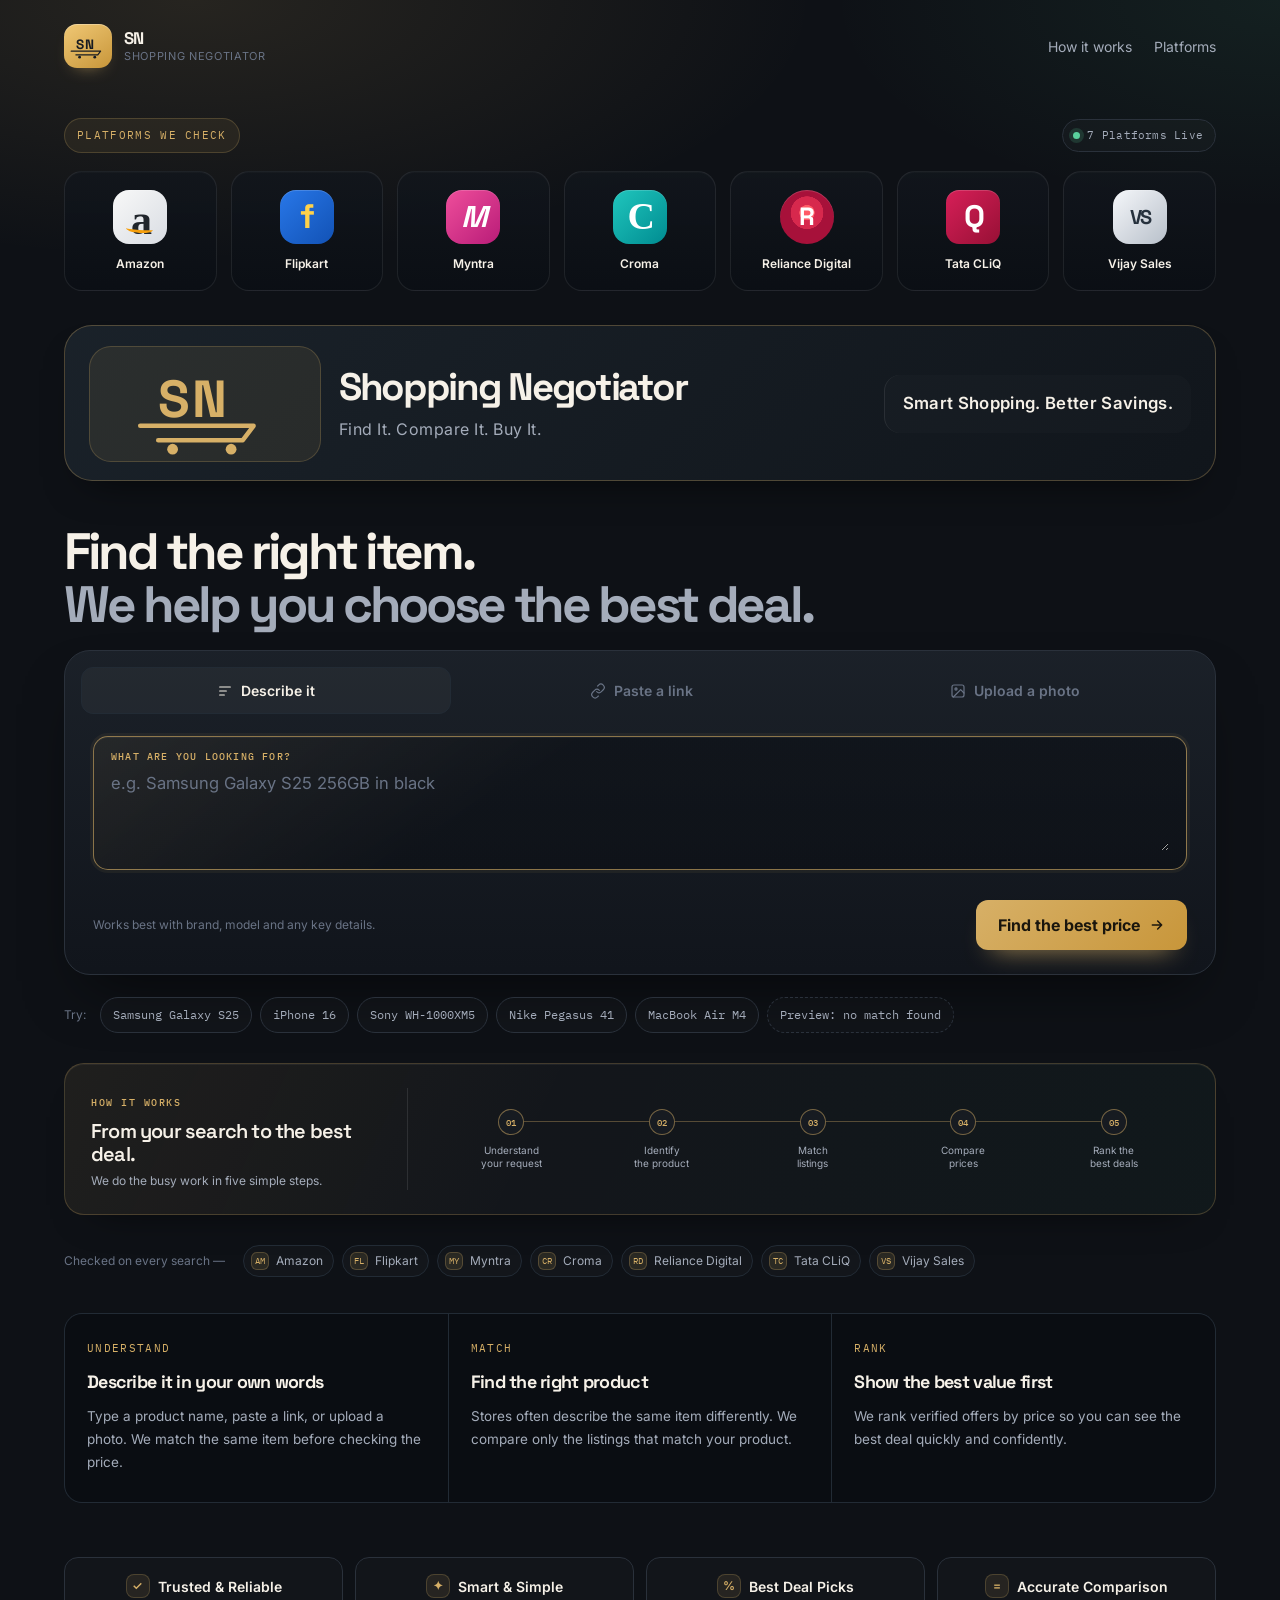
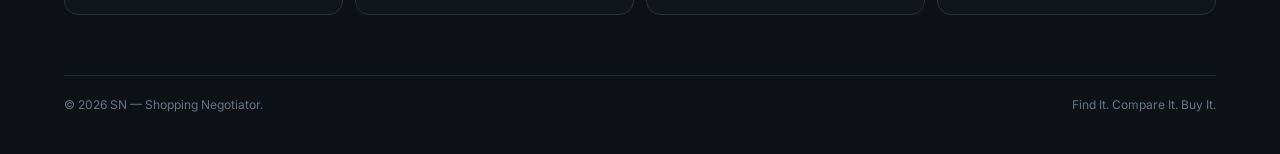
<file: Shopping negotiater/Frontend/index.html>
<!DOCTYPE html>
<html lang="en">
<head>
<meta charset="UTF-8">
<meta name="viewport" content="width=device-width, initial-scale=1.0">
<title>SN — Shopping Negotiator</title>
<link rel="preconnect" href="https://fonts.googleapis.com">
<link rel="preconnect" href="https://fonts.gstatic.com" crossorigin>
<link href="https://fonts.googleapis.com/css2?family=Space+Grotesk:wght@500;600;700&family=Inter:wght@400;500;600;700&family=IBM+Plex+Mono:wght@400;500;600&display=swap" rel="stylesheet">
<link rel="stylesheet" href="css/style.css?v=5">
</head>
<body>
<div class="app">

  <header class="topbar">
    <a class="brand" href="index.html" aria-label="SN home">
      <span class="mark">
        <svg class="sn-logo" viewBox="0 0 180 120" aria-hidden="true">
          <text x="38" y="72">S</text>
          <text x="75" y="72">N</text>
          <path d="M18 82h126l-12 16H38" />
          <circle cx="54" cy="108" r="6" />
          <circle cx="119" cy="108" r="6" />
        </svg>
      </span>
      <div class="brand-text">
        <span class="brand-name">SN</span>
        <small>Shopping Negotiator</small>
      </div>
    </a>
    <nav>
      <a href="#how">How it works</a>
      <a href="#platforms">Platforms</a>
    </nav>
  </header>

  <main>
    <section class="platforms-panel" id="platforms" aria-labelledby="platforms-title">
      <div class="panel-header">
        <span id="platforms-title" class="section-kicker">PLATFORMS WE CHECK</span>
        <span class="live-pill"><span class="live-dot"></span>7 Platforms Live</span>
      </div>

      <div class="platform-grid" aria-label="Shopping platforms we compare">
        <article class="platform-card amazon">
          <span class="platform-icon">a</span>
          <span class="platform-name">Amazon</span>
        </article>
        <article class="platform-card flipkart">
          <span class="platform-icon">f</span>
          <span class="platform-name">Flipkart</span>
        </article>
        <article class="platform-card myntra">
          <span class="platform-icon">M</span>
          <span class="platform-name">Myntra</span>
        </article>
        <article class="platform-card croma">
          <span class="platform-icon">C</span>
          <span class="platform-name">Croma</span>
        </article>
        <article class="platform-card reliance">
          <span class="platform-icon">R</span>
          <span class="platform-name">Reliance Digital</span>
        </article>
        <article class="platform-card tatacliq">
          <span class="platform-icon">Q</span>
          <span class="platform-name">Tata CLiQ</span>
        </article>
        <article class="platform-card vijay">
          <span class="platform-icon">VS</span>
          <span class="platform-name">Vijay Sales</span>
        </article>
      </div>
    </section>

    <section class="brand-banner" aria-label="Shopping Negotiator brand banner">
      <div class="brand-lockup">
        <div class="sn-mark" aria-hidden="true">
          <svg class="sn-logo" viewBox="0 0 180 120">
            <text x="38" y="72">S</text>
            <text x="75" y="72">N</text>
            <path d="M18 82h126l-12 16H38" />
            <circle cx="54" cy="108" r="6" />
            <circle cx="119" cy="108" r="6" />
          </svg>
        </div>
        <div class="brand-copy">
          <h2>Shopping Negotiator</h2>
          <p>Find It. Compare It. Buy It.</p>
        </div>
      </div>
      <div class="tagline-panel">
        <p id="tagline-text">Smart, quick, and easy.</p>
      </div>
    </section>

    <section class="hero" aria-labelledby="search-heading">
      <div class="section-heading">
        <h1 id="search-heading">Find the right item.<br><span>We help you choose the best deal.</span></h1>
      </div>

      <div class="console-card">
        <div class="tabbar" role="tablist" aria-label="Choose how to describe the product">
          <button class="tab-btn" role="tab" id="tab-text" aria-selected="true" aria-controls="panel-text" data-tab="text">
            <svg viewBox="0 0 24 24" fill="none" stroke="currentColor" stroke-width="1.8" stroke-linecap="round" stroke-linejoin="round"><path d="M4 6h16M4 12h10M4 18h7"/></svg>
            Describe it
          </button>
          <button class="tab-btn" role="tab" id="tab-link" aria-selected="false" aria-controls="panel-link" data-tab="link">
            <svg viewBox="0 0 24 24" fill="none" stroke="currentColor" stroke-width="1.8" stroke-linecap="round" stroke-linejoin="round"><path d="M10 13a5 5 0 0 0 7.07 0l2.83-2.83a5 5 0 0 0-7.07-7.07L11.5 4.5"/><path d="M14 11a5 5 0 0 0-7.07 0L4.1 13.83a5 5 0 0 0 7.07 7.07l1.36-1.36"/></svg>
            Paste a link
          </button>
          <button class="tab-btn" role="tab" id="tab-image" aria-selected="false" aria-controls="panel-image" data-tab="image">
            <svg viewBox="0 0 24 24" fill="none" stroke="currentColor" stroke-width="1.8" stroke-linecap="round" stroke-linejoin="round"><rect x="3" y="3" width="18" height="18" rx="3"/><circle cx="9" cy="9" r="1.6"/><path d="M21 15l-5-5L5 21"/></svg>
            Upload a photo
          </button>
        </div>

        <div class="tab-panel active" id="panel-text" role="tabpanel" aria-labelledby="tab-text">
          <div class="input-frame">
            <span class="input-label">What are you looking for?</span>
            <textarea id="text-input" placeholder="e.g. Samsung Galaxy S25 256GB in black" aria-label="Describe the product you want"></textarea>
          </div>
        </div>

        <div class="tab-panel" id="panel-link" role="tabpanel" aria-labelledby="tab-link">
          <div class="link-row">
            <svg viewBox="0 0 24 24" fill="none" stroke="currentColor" stroke-width="1.8" stroke-linecap="round" stroke-linejoin="round"><path d="M10 13a5 5 0 0 0 7.07 0l2.83-2.83a5 5 0 0 0-7.07-7.07L11.5 4.5"/><path d="M14 11a5 5 0 0 0-7.07 0L4.1 13.83a5 5 0 0 0 7.07 7.07l1.36-1.36"/></svg>
            <input id="link-input" type="url" placeholder="Paste a product URL from any shopping site" aria-label="Product URL">
          </div>
        </div>

        <div class="tab-panel" id="panel-image" role="tabpanel" aria-labelledby="tab-image">
          <div class="dropzone" id="dropzone" tabindex="0" role="button" aria-label="Upload a product photo">
            <svg viewBox="0 0 24 24" fill="none" stroke="currentColor" stroke-width="1.6" stroke-linecap="round" stroke-linejoin="round"><path d="M12 16V4M12 4l-4 4M12 4l4 4"/><path d="M20 16.5v2A2.5 2.5 0 0 1 17.5 21h-11A2.5 2.5 0 0 1 4 18.5v-2"/></svg>
            <p>Drop a product photo, or click to browse</p>
            <span>JPG, PNG — screenshots work too</span>
            <input type="file" id="file-input" accept="image/*">
          </div>
          <div class="upload-preview" id="upload-preview" style="display:none; margin-top:12px;">
            <img id="preview-img" alt="">
            <div class="meta"><p id="preview-name"></p><small id="preview-size"></small></div>
            <button type="button" id="preview-remove" aria-label="Remove image"><svg viewBox="0 0 24 24" width="16" height="16" fill="none" stroke="currentColor" stroke-width="2" stroke-linecap="round"><path d="M18 6L6 18M6 6l12 12"/></svg></button>
          </div>
        </div>

        <div class="console-footer">
          <span class="field-hint" id="field-hint">Works best with brand, model and any key details.</span>
          <button class="submit-btn" id="submit-btn">
            Find the best price
            <svg viewBox="0 0 24 24" fill="none" stroke="currentColor" stroke-width="2.2" stroke-linecap="round" stroke-linejoin="round"><path d="M5 12h14M13 6l6 6-6 6"/></svg>
          </button>
        </div>
      </div>

      <div class="chips-row">
        <span class="chips-label">Try:</span>
        <button class="chip" data-example="Samsung Galaxy S25 256GB Black">Samsung Galaxy S25</button>
        <button class="chip" data-example="Apple iPhone 16 128GB Blue">iPhone 16</button>
        <button class="chip" data-example="Sony WH-1000XM5 wireless headphones">Sony WH-1000XM5</button>
        <button class="chip" data-example="Nike Air Zoom Pegasus 41 running shoes">Nike Pegasus 41</button>
        <button class="chip" data-example="Apple MacBook Air M4 13 inch">MacBook Air M4</button>
        <button class="chip ghost" id="demo-error-btn">Preview: no match found</button>
      </div>

      <div class="process-banner" id="how" aria-label="How Shopping Negotiator works">
        <div class="process-intro">
          <span class="process-kicker">HOW IT WORKS</span>
          <h2>From your search to the best deal.</h2>
          <p>We do the busy work in five simple steps.</p>
        </div>
        <div class="process-rail">
          <span class="rail-step"><b>01</b><span>Understand<br>your request</span></span>
          <span class="rail-step"><b>02</b><span>Identify<br>the product</span></span>
          <span class="rail-step"><b>03</b><span>Match<br>listings</span></span>
          <span class="rail-step"><b>04</b><span>Compare<br>prices</span></span>
          <span class="rail-step"><b>05</b><span>Rank the<br>best deals</span></span>
        </div>
      </div>

      <div class="trust-strip" id="platforms-checked">
        <span class="label">Checked on every search —</span>
        <div class="platform-badges" id="platform-badges"></div>
      </div>

      <div class="value-grid">
        <div class="value-cell">
          <div class="vnum">UNDERSTAND</div>
          <h3>Describe it in your own words</h3>
          <p>Type a product name, paste a link, or upload a photo. We match the same item before checking the price.</p>
        </div>
        <div class="value-cell">
          <div class="vnum">MATCH</div>
          <h3>Find the right product</h3>
          <p>Stores often describe the same item differently. We compare only the listings that match your product.</p>
        </div>
        <div class="value-cell">
          <div class="vnum">RANK</div>
          <h3>Show the best value first</h3>
          <p>We rank verified offers by price so you can see the best deal quickly and confidently.</p>
        </div>
      </div>
    </section>

    <section class="feature-strip" aria-label="SN trust features">
      <div class="feature-item"><span class="feature-icon">✓</span>Trusted &amp; Reliable</div>
      <div class="feature-item"><span class="feature-icon">✦</span>Smart &amp; Simple</div>
      <div class="feature-item"><span class="feature-icon">%</span>Best Deal Picks</div>
      <div class="feature-item"><span class="feature-icon">=</span>Accurate Comparison</div>
    </section>
  </main>

  <footer class="site-footer">
    <span>© 2026 SN — Shopping Negotiator.</span>
    <span>Find It. Compare It. Buy It.</span>
  </footer>
</div>

<script src="js/main.js"></script>
</body>
</html>
</file>
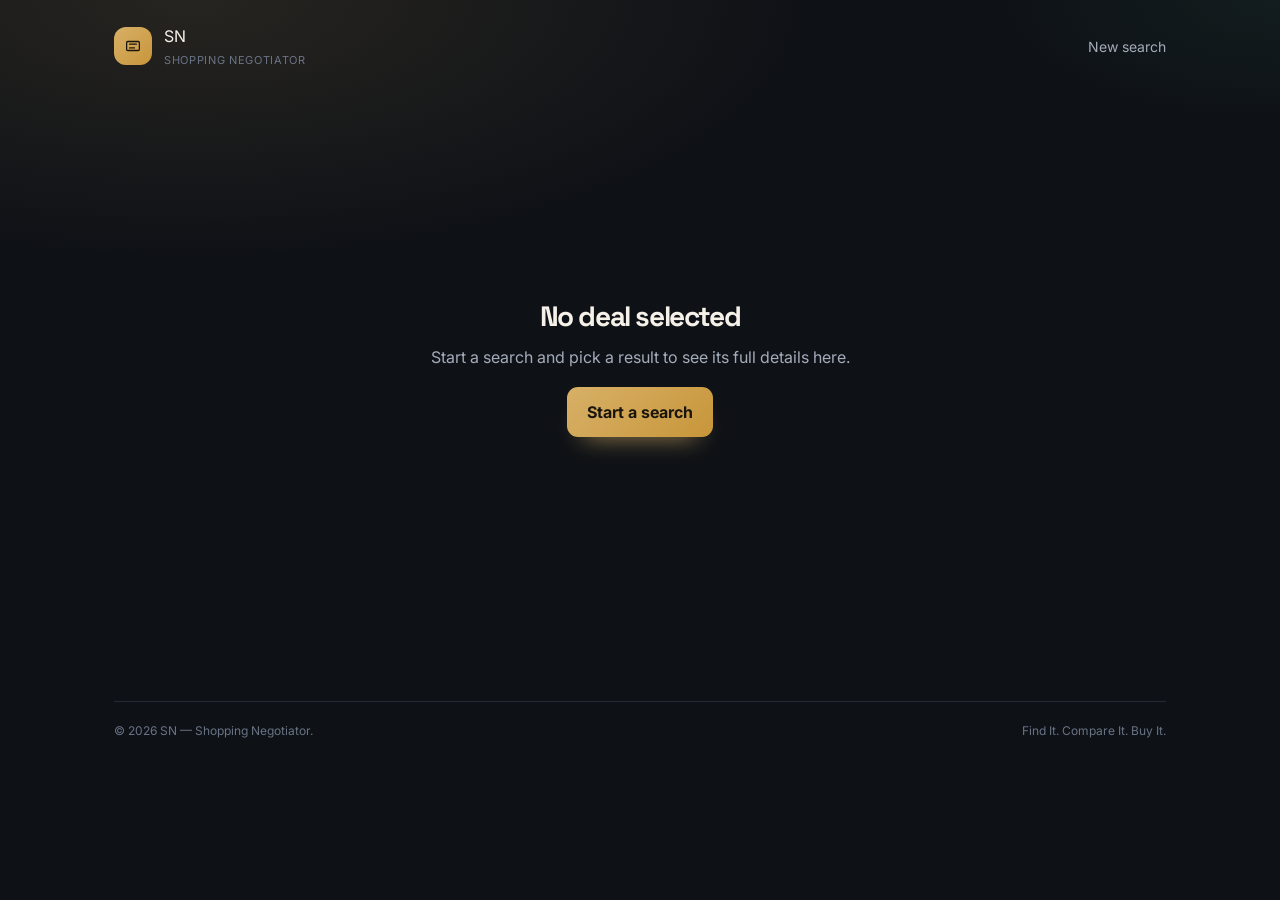
<file: Shopping negotiater/Frontend/product.html>
<!DOCTYPE html>
<html lang="en">
<head>
<meta charset="UTF-8">
<meta name="viewport" content="width=device-width, initial-scale=1.0">
<title>Deal details — SN</title>
<link rel="preconnect" href="https://fonts.googleapis.com">
<link rel="preconnect" href="https://fonts.gstatic.com" crossorigin>
<link href="https://fonts.googleapis.com/css2?family=Space+Grotesk:wght@500;600;700&family=Inter:wght@400;500;600;700&family=IBM+Plex+Mono:wght@400;500;600&display=swap" rel="stylesheet">
<link rel="stylesheet" href="css/product.css">
</head>
<body>
<div class="app">

  <header class="topbar">
    <a class="brand" href="index.html">
      <span class="mark">
        <svg viewBox="0 0 24 24" fill="none" aria-hidden="true">
          <path d="M3.5 7.5A1.5 1.5 0 0 1 5 6h14a1.5 1.5 0 0 1 1.5 1.5v9A1.5 1.5 0 0 1 19 18H5a1.5 1.5 0 0 1-1.5-1.5v-9z" stroke="currentColor" stroke-width="1.7"/>
          <path d="M7.5 9.5h9M7.5 14.5h6.5" stroke="currentColor" stroke-width="1.7" stroke-linecap="round"/>
        </svg>
      </span>
      <div><div>SN<small>Shopping Negotiator</small></div></div>
    </a>
    <nav>
      <a href="index.html">New search</a>
    </nav>
  </header>

  <!-- ================= EMPTY STATE (no deal selected / direct visit) ================= -->
  <main class="view empty-view" id="view-empty">
    <h2>No deal selected</h2>
    <p>Start a search and pick a result to see its full details here.</p>
    <a class="submit-btn" href="index.html">Start a search</a>
  </main>

  <!-- ================= PRODUCT / DEAL DETAIL ================= -->
  <main class="view" id="view-product">
    <section class="product-view">
      <button class="breadcrumb-btn" id="back-to-results"><svg viewBox="0 0 24 24" fill="none" stroke="currentColor" stroke-width="2" stroke-linecap="round"><path d="M19 12H5M12 19l-7-7 7-7"/></svg>Back to results</button>

      <div class="detail-hero" id="detail-hero"></div>
      <div class="info-grid" id="info-grid"></div>

      <div class="compare-heading">
        <h3>Compare with other platforms</h3>
        <span id="compare-count"></span>
      </div>
      <div id="compare-list"></div>

      <div class="product-footnote">
        <svg viewBox="0 0 24 24" fill="none" stroke="currentColor" stroke-width="1.8" stroke-linecap="round" stroke-linejoin="round"><circle cx="12" cy="12" r="9"/><path d="M12 16v-5M12 8h.01"/></svg>
        <span>Demo project — prices, ratings and delivery estimates shown are illustrative sample data, not live quotes.</span>
      </div>
    </section>
  </main>

  <footer class="site-footer">
    <span>© 2026 SN — Shopping Negotiator.</span>
    <span>Find It. Compare It. Buy It.</span>
  </footer>
</div>

<script src="js/product.js"></script>
</body>
</html>
</file>
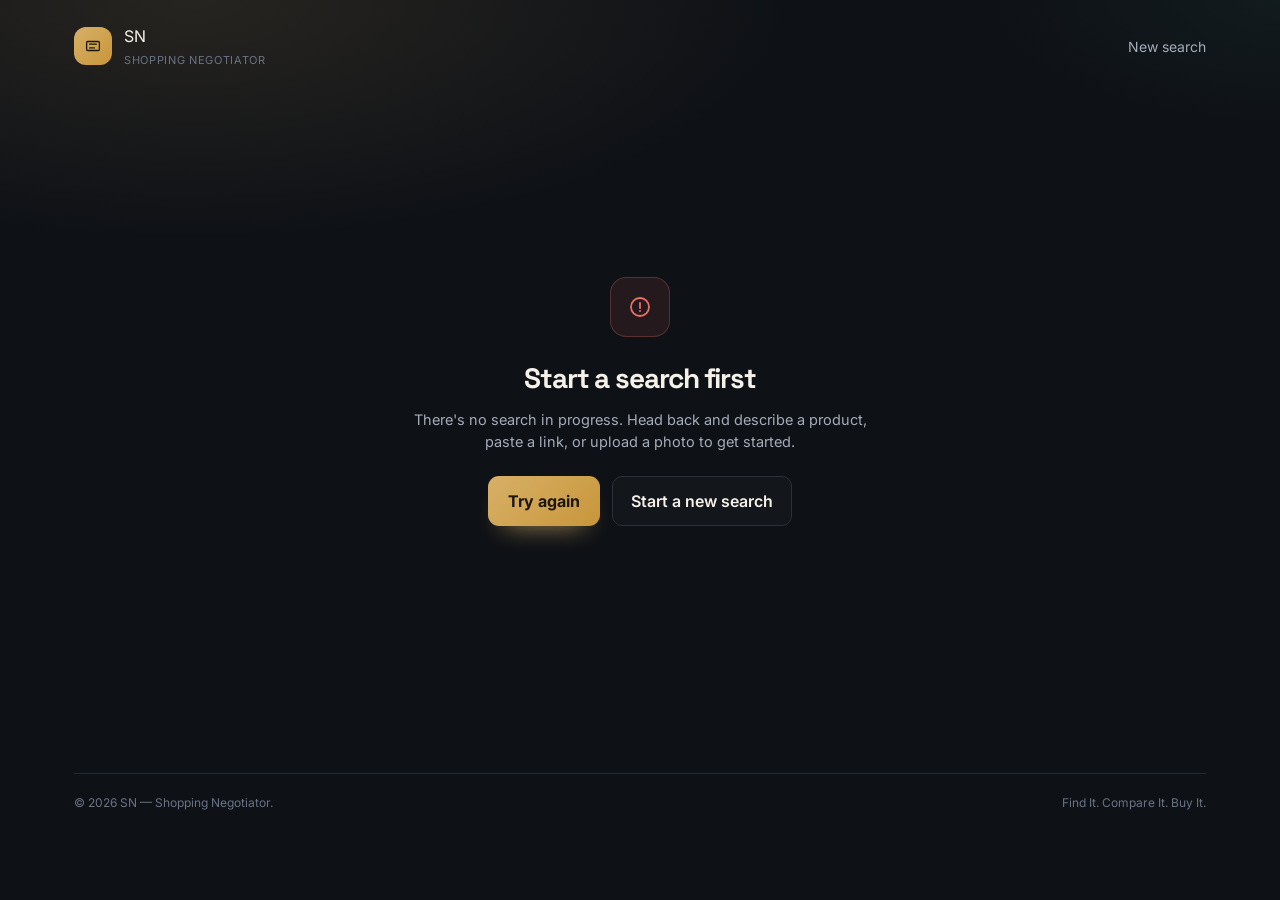
<file: Shopping negotiater/Frontend/results.html>
<!DOCTYPE html>
<html lang="en">
<head>
<meta charset="UTF-8">
<meta name="viewport" content="width=device-width, initial-scale=1.0">
<title>Searching — SN</title>
<link rel="preconnect" href="https://fonts.googleapis.com">
<link rel="preconnect" href="https://fonts.gstatic.com" crossorigin>
<link href="https://fonts.googleapis.com/css2?family=Space+Grotesk:wght@500;600;700&family=Inter:wght@400;500;600;700&family=IBM+Plex+Mono:wght@400;500;600&display=swap" rel="stylesheet">
<link rel="stylesheet" href="css/results.css">
</head>
<body>
<div class="app">

  <header class="topbar">
    <a class="brand" href="index.html">
      <span class="mark">
        <svg viewBox="0 0 24 24" fill="none" aria-hidden="true">
          <path d="M3.5 7.5A1.5 1.5 0 0 1 5 6h14a1.5 1.5 0 0 1 1.5 1.5v9A1.5 1.5 0 0 1 19 18H5a1.5 1.5 0 0 1-1.5-1.5v-9z" stroke="currentColor" stroke-width="1.7"/>
          <path d="M7.5 9.5h9M7.5 14.5h6.5" stroke="currentColor" stroke-width="1.7" stroke-linecap="round"/>
        </svg>
      </span>
      <div><div>SN<small>Shopping Negotiator</small></div></div>
    </a>
    <nav>
      <a href="index.html">New search</a>
    </nav>
  </header>

  <!-- ================= NEGOTIATION CONSOLE / LOADING STATE ================= -->
  <main class="view console-view" id="view-console">
    <button class="cancel-link" id="cancel-search"><svg viewBox="0 0 24 24" fill="none" stroke="currentColor" stroke-width="2" stroke-linecap="round"><path d="M19 12H5M12 19l-7-7 7-7"/></svg>Cancel search</button>

    <div class="stepper" id="stepper" role="list" aria-label="Search progress"></div>

    <p class="stage-message" id="stage-message" role="status" aria-live="polite">Understanding your request…</p>
    <p class="stage-sub" id="stage-sub">Parsing brand, model and specification</p>

    <div id="identified-chip-slot"></div>
    <div class="rows-panel" id="rows-panel"></div>
  </main>

  <!-- ================= ERROR / EMPTY STATE ================= -->
  <main class="view error-view" id="view-error">
    <div class="error-icon"><svg viewBox="0 0 24 24" fill="none" stroke="currentColor" stroke-width="1.8" stroke-linecap="round" stroke-linejoin="round"><circle cx="12" cy="12" r="9"/><path d="M12 8v5M12 16h.01"/></svg></div>
    <h2 id="error-title">No confident match found</h2>
    <p id="error-message">SN checked every connected platform but couldn't find a listing it's confident matches your request. Try adding a brand and model, or use a clearer photo.</p>
    <div class="error-actions">
      <button class="submit-btn" id="error-retry">Try again</button>
      <button class="btn-secondary" id="error-home">Start a new search</button>
    </div>
  </main>

  <!-- ================= RANKED RESULTS STATE ================= -->
  <main class="view" id="view-results">
    <section class="results-view">
      <div class="results-topbar">
        <button class="breadcrumb-btn" id="back-to-search"><svg viewBox="0 0 24 24" fill="none" stroke="currentColor" stroke-width="2" stroke-linecap="round"><path d="M19 12H5M12 19l-7-7 7-7"/></svg>Back</button>
        <button class="new-search-btn" id="new-search-btn"><svg viewBox="0 0 24 24" fill="none" stroke="currentColor" stroke-width="2" stroke-linecap="round" stroke-linejoin="round"><path d="M4 6h16M4 12h10M4 18h7"/></svg>New search</button>
      </div>

      <div class="identified-banner" id="identified-banner"></div>

      <div class="results-heading">
        <h3>Ranked results</h3>
        <span id="results-count"></span>
      </div>

      <div id="results-list"></div>

      <div class="results-footnote">
        <svg viewBox="0 0 24 24" fill="none" stroke="currentColor" stroke-width="1.8" stroke-linecap="round" stroke-linejoin="round"><circle cx="12" cy="12" r="9"/><path d="M12 16v-5M12 8h.01"/></svg>
        <span>Demo project — prices, ratings and delivery estimates shown are illustrative sample data, not live quotes.</span>
      </div>
    </section>
  </main>

  <footer class="site-footer">
    <span>© 2026 SN — Shopping Negotiator.</span>
    <span>Find It. Compare It. Buy It.</span>
  </footer>
</div>

<script src="js/results.js"></script>
</body>
</html>
</file>
<file: Shopping negotiater/Frontend/css/style.css>
/* =========================================================
   style.css — redesigned SN landing page
   ========================================================= */

:root{
  --bg:#0e1116;
  --bg-deep:#0a0d12;
  --panel:#171c23;
  --panel-alt:#1d2530;
  --panel-soft:#121821;
  --line:#2a313b;
  --line-soft:#222b35;
  --text:#f6f1e8;
  --text-muted:#a4acba;
  --text-faint:#697385;
  --gold:#d7b067;
  --gold-strong:#c8963a;
  --green:#59d39d;
  --red:#ea7064;
  --shadow:rgba(0, 0, 0, 0.45);
  --radius-sm:10px;
  --radius-md:16px;
  --radius-lg:26px;
  --font-display:'Space Grotesk', sans-serif;
  --font-body:'Inter', sans-serif;
  --font-mono:'IBM Plex Mono', monospace;
  --ease:cubic-bezier(.22,.9,.32,1);
}

*{ box-sizing:border-box; }
html,body{ margin:0; padding:0; }
body{
  background:
    radial-gradient(1200px 500px at 15% 0%, rgba(215,176,103,0.12), transparent 52%),
    radial-gradient(900px 420px at 100% 0%, rgba(89,211,157,0.08), transparent 50%),
    var(--bg);
  color:var(--text);
  font-family:var(--font-body);
  line-height:1.5;
  -webkit-font-smoothing:antialiased;
  min-height:100vh;
}
::selection{ background:rgba(215,176,103,0.35); color:var(--text); }
a{ color:inherit; }
button, input, textarea{ font:inherit; }
img{ max-width:100%; display:block; }

.app{ max-width:1200px; margin:0 auto; padding:0 24px 40px; }

.topbar{
  display:flex; align-items:center; justify-content:space-between;
  padding:24px 0 18px;
}
.brand{
  display:flex; align-items:center; gap:12px; text-decoration:none;
  color:var(--text);
}
.brand .mark{
  width:48px; height:44px; border-radius:13px;
  display:flex; align-items:center; justify-content:center;
  color:#171b22; background:linear-gradient(145deg, #f0c875, #c8963a);
  box-shadow:0 8px 18px -12px rgba(215,176,103,0.9), inset 0 1px 0 rgba(255,255,255,0.3);
  flex-shrink:0;
}
.brand .mark .sn-logo{ width:42px; height:38px; }
.sn-logo{ display:block; overflow:visible; }
.sn-logo text{ fill:#d7b067 !important; font-family:var(--font-display); font-size:58px; font-weight:700; letter-spacing:-4px; }
.sn-logo path{ fill:none; stroke:#d7b067; stroke-width:5; stroke-linecap:round; stroke-linejoin:round; }
.sn-logo circle{ fill:#d7b067; }
.brand .mark .sn-logo text{ fill:#171b22 !important; }
.brand .mark .sn-logo path{ stroke:#171b22; }
.brand .mark .sn-logo circle{ fill:#171b22; }
.brand-text{ display:flex; flex-direction:column; line-height:1; }
.brand-name{
  font-family:var(--font-display); font-weight:700; font-size:1.05rem; letter-spacing:-0.05em;
}
.brand small{
  display:block; margin-top:4px; color:var(--text-faint);
  font-size:11px; letter-spacing:0.06em; text-transform:uppercase;
  font-family:var(--font-body);
}
.topbar nav{ display:flex; align-items:center; gap:22px; color:var(--text-muted); font-size:14px; }
.topbar nav a{ text-decoration:none; color:var(--text-muted); }
.topbar nav a:hover{ color:var(--text); }
.live-pill{
  display:inline-flex; align-items:center; gap:7px; border:1px solid var(--line);
  background:rgba(255,255,255,0.02); border-radius:999px; padding:7px 12px 7px 10px;
  font-family:var(--font-mono); font-size:11px; color:var(--text-muted); letter-spacing:0.02em;
}
.live-dot{ width:7px; height:7px; border-radius:50%; background:var(--green); box-shadow:0 0 0 4px rgba(89,211,157,0.16); }

.section-kicker{
  display:inline-flex; align-items:center; font-family:var(--font-mono); font-size:11px; letter-spacing:0.12em;
  color:var(--gold); background:rgba(215,176,103,0.08); border:1px solid rgba(215,176,103,0.22);
  padding:8px 12px; border-radius:999px;
}

.platforms-panel{
  margin-top:10px; padding:22px 0 0;
}
.panel-header{
  display:flex; align-items:center; justify-content:space-between; gap:16px; margin-bottom:18px;
}
.platform-grid{
  display:grid; grid-template-columns:repeat(7, minmax(0, 1fr)); gap:14px;
}
.platform-card{
  display:flex; flex-direction:column; align-items:center; justify-content:center; gap:12px;
  min-height:120px; padding:18px 12px; background:linear-gradient(180deg, rgba(18,22,28,0.94), rgba(11,15,21,0.98));
  border:1px solid rgba(255,255,255,0.08); border-radius:18px; text-align:center; box-shadow:inset 0 1px 0 rgba(255,255,255,0.02);
}
.platform-card .platform-icon{
  width:54px; height:54px; border-radius:16px; display:flex; align-items:center; justify-content:center;
  font-family:var(--font-display); font-weight:700; font-size:28px; letter-spacing:-0.06em; color:#fff;
  box-shadow:inset 0 1px 0 rgba(255,255,255,0.16);
}
.platform-card.amazon .platform-icon{ background:linear-gradient(135deg, #f8f8f8, #d9dde3); color:#20252b; font-family:Georgia, serif; font-size:42px; padding-top:7px; position:relative; }
.platform-card.amazon .platform-icon::after{ content:""; position:absolute; width:27px; height:5px; border-bottom:3px solid #f59e0b; border-radius:50%; bottom:11px; left:13px; transform:rotate(4deg); }
.platform-card.flipkart .platform-icon{ background:linear-gradient(135deg, #2877e8, #1252b5); color:#ffd24a; font-size:34px; text-transform:lowercase; }
.platform-card.myntra .platform-icon{ background:linear-gradient(135deg, #ef4e9b, #b91c78); color:#fff; font-size:30px; font-style:italic; }
.platform-card.croma .platform-icon{ background:linear-gradient(135deg, #20c6bd, #008c91); color:#fff; font-family:Georgia, serif; font-size:38px; }
.platform-card.reliance .platform-icon{ background:radial-gradient(circle at 50% 42%, #ff5965 0 18%, #d7284d 19% 39%, #a7113a 40% 100%); color:#fff; font-size:25px; border-radius:50%; }
.platform-card.tatacliq .platform-icon{ background:linear-gradient(135deg, #d71f58, #971035); color:#fff; font-size:31px; border-radius:13px; }
.platform-card.vijay .platform-icon{ background:linear-gradient(135deg, #f5f7fa, #b8c0ca); color:#26313d; font-size:20px; letter-spacing:-0.13em; }
.platform-name{
  font-size:12px; color:var(--text-dim); line-height:1.3; font-weight:600;
}

.brand-banner{
  display:flex; align-items:center; justify-content:space-between; gap:18px;
  margin-top:34px; padding:20px 24px 18px; border-radius:28px;
  background:linear-gradient(135deg, rgba(27,35,43,0.96), rgba(17,22,28,0.98));
  border:1px solid rgba(215,176,103,0.3); box-shadow:0 20px 40px -24px rgba(0, 0, 0, 0.75);
}
.brand-lockup{ display:flex; align-items:center; gap:18px; flex:1; min-width:0; }
.sn-mark{
  display:flex; align-items:center; justify-content:center; width:232px; height:116px; flex-shrink:0;
  color:var(--gold); background:rgba(215,176,103,0.09); border:1px solid rgba(215,176,103,0.22);
  border-radius:22px; padding:4px 12px 0;
}
.sn-mark .sn-logo{ width:204px; height:108px; }
.sn-mark .sn-logo text{ fill:#d7b067 !important; font-size:58px; }
.sn-mark .sn-logo path{ stroke:#d7b067; }
.sn-mark .sn-logo circle{ fill:#d7b067; }
.brand-copy h2{
  margin:0; font-family:var(--font-display); font-size:clamp(1.5rem, 3vw, 2.6rem); line-height:1.1; letter-spacing:-0.06em;
}
.brand-copy p{
  margin:8px 0 0; font-size:1rem; color:var(--text-muted); letter-spacing:0.03em;
}
.tagline-panel{
  display:flex; align-items:center; justify-content:flex-end; min-height:58px; min-width:260px; border-left:1px solid rgba(255,255,255,0.08);
  background:rgba(255,255,255,0.015); border-radius:16px; padding:12px 18px;
}
.tagline-panel p{
  margin:0; color:var(--text); font-size:1.05rem; font-weight:600; letter-spacing:0.02em;
  opacity:1; transform:translateY(0);
  transition:opacity .3s ease, transform .3s ease;
}
.tagline-panel p.is-changing{
  opacity:0; transform:translateY(6px);
}

.hero{ padding:44px 0 12px; }
.section-heading h1{
  margin:0 0 18px; font-family:var(--font-display); font-size:clamp(2.3rem, 4vw, 4rem); line-height:1.05;
  letter-spacing:-0.065em;
}
.section-heading h1 span{ color:var(--text-muted); }

.console-card{
  background:linear-gradient(180deg, rgba(28,34,42,0.92), rgba(17,21,28,0.96));
  border:1px solid var(--line); border-radius: var(--radius-lg); padding:10px; box-shadow:0 30px 60px -24px rgba(0,0,0,0.6);
}
.tabbar{ display:flex; gap:6px; padding:6px; }
.tab-btn{
  flex:1; display:flex; align-items:center; justify-content:center; gap:8px; border:none; background:transparent;
  color:var(--text-faint); cursor:pointer; padding:12px 10px; border-radius:12px; font-weight:600; font-size:14px;
  transition:all .2s var(--ease);
}
.tab-btn[aria-selected="true"]{ background:rgba(255,255,255,0.04); color:var(--text); border:1px solid var(--line-soft); }
.tab-btn svg{ width:16px; height:16px; }
.tab-btn:hover:not([aria-selected="true"]){ color:var(--text-muted); }

.tab-panel{ display:none; padding:16px 18px 18px; }
.tab-panel.active{ display:block; }
textarea#text-input{
  width:100%; min-height:88px; resize:vertical; border:0; padding:8px 0 0; background:transparent;
  color:var(--text); font-size:1.04rem; line-height:1.5; outline:none;
}
textarea#text-input::placeholder, #link-input::placeholder{ color:var(--text-faint); }
.input-frame{
  min-height:130px; padding:13px 17px 12px; border:1px solid rgba(215,176,103,0.62); border-radius:15px;
  background:linear-gradient(145deg, rgba(215,176,103,0.075), rgba(8,11,16,0.42) 38%);
  box-shadow:inset 0 1px 0 rgba(255,255,255,0.05), 0 0 0 3px rgba(215,176,103,0.06);
  transition:border-color .2s ease, box-shadow .2s ease;
}
.input-frame:focus-within{ border-color:var(--gold); box-shadow:0 0 0 3px rgba(215,176,103,0.16), 0 12px 30px -24px rgba(215,176,103,0.8); }
.input-label{ display:block; color:var(--gold); font:500 10px var(--font-mono); letter-spacing:.12em; text-transform:uppercase; }
.link-row{
  display:flex; align-items:center; gap:12px; background:rgba(255,255,255,0.02); border:1px solid var(--line-soft); border-radius:12px; padding:15px 16px;
}
.link-row svg{ width:17px; height:17px; color:var(--text-faint); }
#link-input{
  width:100%; border:none; background:transparent; color:var(--text); font-family:var(--font-mono); font-size:14px; outline:none;
}
.dropzone{
  display:flex; flex-direction:column; align-items:center; justify-content:center; gap:8px;
  padding:28px 20px; min-height:130px; border:1.4px dashed var(--line); border-radius:16px; background:rgba(255,255,255,0.01); cursor:pointer; transition:border-color .2s ease, background .2s ease;
}
.dropzone:hover, .dropzone.dragging{ border-color:var(--gold); background:rgba(215,176,103,0.04); }
.dropzone p{ margin:0; color:var(--text); font-size:14px; }
.dropzone span{ color:var(--text-faint); font-size:12px; }
.dropzone svg{ width:22px; height:22px; color:var(--text-faint); }
.dropzone input[type="file"]{ display:none; }
.upload-preview{ display:flex; align-items:center; gap:12px; padding:10px 12px; border:1px solid var(--line-soft); border-radius:12px; background:rgba(255,255,255,0.02); }
.upload-preview img{ width:48px; height:48px; object-fit:cover; border-radius:10px; }
.upload-preview .meta{ flex:1; min-width:0; }
.upload-preview .meta p{ margin:0; font-weight:600; white-space:nowrap; overflow:hidden; text-overflow:ellipsis; }
.upload-preview .meta small{ color:var(--text-faint); }
.upload-preview button{ background:none; border:none; color:var(--text-faint); padding:6px; border-radius:8px; cursor:pointer; }
.upload-preview button:hover{ color:var(--red); background:rgba(234,112,100,0.08); }

.console-footer{ display:flex; align-items:center; justify-content:space-between; gap:14px; padding:12px 18px 14px; flex-wrap:wrap; }
.field-hint{ font-size:12px; color:var(--text-faint); }
.field-hint.error{ color:var(--red); }
.submit-btn{
  display:inline-flex; align-items:center; gap:9px; border:none; cursor:pointer; border-radius:12px; padding:13px 22px; background:linear-gradient(135deg, var(--gold), var(--gold-strong)); color:#1a160d; font-weight:700; box-shadow:0 14px 26px -16px rgba(215,176,103,0.9); transition:transform .2s ease, box-shadow .2s ease;
}
.submit-btn:hover{ transform:translateY(-1px); box-shadow:0 18px 30px -18px rgba(215,176,103,0.9); }
.submit-btn svg{ width:16px; height:16px; }

.chips-row{ display:flex; align-items:center; gap:8px; flex-wrap:wrap; margin-top:22px; }
.chips-label{ font-size:12px; color:var(--text-faint); margin-right:6px; }
.chip{
  background:rgba(255,255,255,0.015); border:1px solid var(--line); color:var(--text-muted); border-radius:999px; padding:8px 12px; cursor:pointer; font-size:12px; font-family:var(--font-mono); transition:border-color .2s ease, color .2s ease;
}
.chip.ghost{ border-style:dashed; }
.chip:hover{ color:var(--text); border-color:var(--gold); }

.process-banner{
  display:grid; grid-template-columns:minmax(215px, .8fr) 1.9fr; align-items:center; gap:28px;
  margin-top:30px; padding:24px 26px; border:1px solid rgba(215,176,103,0.24); border-radius:20px;
  background:linear-gradient(115deg, rgba(215,176,103,0.09), rgba(255,255,255,0.025) 42%, rgba(89,211,157,0.04));
  box-shadow:inset 0 1px 0 rgba(255,255,255,0.05), 0 22px 42px -32px rgba(0,0,0,.8);
}
.process-intro{ position:relative; padding-right:22px; border-right:1px solid rgba(255,255,255,0.1); }
.process-kicker{ color:var(--gold); font:500 10px var(--font-mono); letter-spacing:.15em; }
.process-intro h2{ margin:8px 0 6px; font:600 1.25rem/1.15 var(--font-display); letter-spacing:-.04em; }
.process-intro p{ margin:0; color:var(--text-muted); font-size:12px; }
.process-rail{ display:grid; grid-template-columns:repeat(5, minmax(0,1fr)); gap:0; }
.rail-step{
  position:relative; display:flex; flex-direction:column; align-items:center; gap:9px; min-width:0;
  color:var(--text-muted); font-size:10px; line-height:1.25; text-align:center; transition:color .2s ease;
}
.rail-step:not(:last-child)::after{ content:""; position:absolute; top:12px; right:0; width:50%; border-top:1px solid rgba(215,176,103,0.35); }
.rail-step:not(:first-child)::before{ content:""; position:absolute; top:12px; left:0; width:50%; border-top:1px solid rgba(215,176,103,0.35); }
.rail-step b{ z-index:1; display:grid; place-items:center; width:26px; height:26px; border:1px solid rgba(215,176,103,0.5); border-radius:50%; background:#171b21; color:var(--gold); font:500 9px var(--font-mono); }
.rail-step:hover{ color:var(--text); }
.rail-step:hover b{ background:var(--gold); color:#171b21; }

.trust-strip{ display:flex; align-items:center; flex-wrap:wrap; gap:12px 18px; margin-top:30px; }
.trust-strip .label{ color:var(--text-faint); font-size:12px; }
.platform-badges{ display:flex; align-items:center; flex-wrap:wrap; gap:8px; }
.pbadge{ display:flex; align-items:center; gap:7px; padding:6px 10px 6px 7px; background:rgba(255,255,255,0.02); border:1px solid var(--line-soft); border-radius:999px; color:var(--text-muted); font-size:12px; }
.pdot{ width:18px; height:18px; border-radius:6px; display:flex; align-items:center; justify-content:center; background:rgba(215,176,103,0.12); color:var(--gold); font-family:var(--font-mono); font-size:9px; border:1px solid rgba(215,176,103,0.25); }

.value-grid{ display:grid; grid-template-columns:repeat(3, minmax(0,1fr)); gap:1px; margin-top:36px; background:var(--line-soft); border:1px solid var(--line-soft); border-radius:18px; overflow:hidden; }
.value-cell{ background:var(--bg-deep); padding:26px 22px 28px; }
.value-cell .vnum{ color:var(--gold); font-family:var(--font-mono); font-size:11px; letter-spacing:0.12em; margin-bottom:12px; }
.value-cell h3{ margin:0 0 10px; font-family:var(--font-display); font-size:1.12rem; letter-spacing:-0.04em; }
.value-cell p{ margin:0; color:var(--text-muted); font-size:13.5px; line-height:1.7; }

.feature-strip{ display:grid; grid-template-columns:repeat(4, minmax(0,1fr)); gap:12px; margin-top:42px; }
.feature-item{
  display:flex; align-items:center; justify-content:center; gap:8px; padding:16px 12px; border:1px solid var(--line); border-radius:14px; background:rgba(255,255,255,0.015); color:var(--text); font-size:14px; font-weight:600; text-align:center;
}
.feature-icon{
  width:24px; height:24px; border-radius:8px; display:flex; align-items:center; justify-content:center; background:rgba(215,176,103,0.1); color:var(--gold); font-size:12px; border:1px solid rgba(215,176,103,0.22);
}

footer.site-footer{
  margin-top:60px; padding-top:20px; border-top:1px solid var(--line-soft); color:var(--text-faint); display:flex; justify-content:space-between; flex-wrap:wrap; gap:10px; font-size:12px;
}

@media (max-width:980px){
  .platform-grid{ grid-template-columns:repeat(3, minmax(0,1fr)); }
  .brand-banner{ flex-direction:column; align-items:flex-start; }
  .tagline-panel{ width:100%; justify-content:flex-start; }
  .feature-strip{ grid-template-columns:repeat(2, minmax(0,1fr)); }
  .process-banner{ grid-template-columns:1fr; gap:20px; }
  .process-intro{ padding:0 0 18px; border-right:0; border-bottom:1px solid rgba(255,255,255,0.1); }
}

@media (max-width:720px){
  .app{ padding:0 18px 36px; }
  .topbar nav a{ display:none; }
  .platform-grid{ grid-template-columns:repeat(2, minmax(0,1fr)); }
  .brand-lockup{ width:100%; }
  .brand-copy{ flex:1; }
  .brand-copy p{ letter-spacing:0.01em; }
  .section-heading h1 br{ display:block; }
  .value-grid{ grid-template-columns:1fr; }
  .feature-strip{ grid-template-columns:1fr; }
  .console-footer{ align-items:stretch; }
  .submit-btn{ width:100%; justify-content:center; }
  .process-banner{ padding:20px 16px; }
  .process-rail{ grid-template-columns:repeat(3, minmax(0,1fr)); gap:18px 8px; }
  .rail-step:nth-child(4), .rail-step:nth-child(5){ grid-column:span 1; }
  .rail-step:nth-child(4){ grid-column:2; }
  .rail-step:not(:last-child)::after, .rail-step:not(:first-child)::before{ display:none; }
}

@media (max-width:480px){
  .platform-grid{ grid-template-columns:1fr; }
  .brand-banner{ padding:22px 18px; }
  .brand-lockup{ gap:12px; }
  .sn-mark{ width:64px; height:64px; font-size:1.4rem; }
  .tabs-row{ flex-wrap:wrap; }
}

@media (prefers-reduced-motion: reduce){
  *{ animation-duration:0.001ms !important; animation-iteration-count:1 !important; transition-duration:0.001ms !important; }
  .ticker-track{ animation:none; }
}
</file>
<file: Shopping negotiater/Frontend/css/product.css>
/* =========================================================
   product.css — premium SN detail view
   ========================================================= */

:root{
  --bg:#0e1116;
  --bg-deep:#0a0d12;
  --panel:#171c23;
  --panel-alt:#1d2530;
  --panel-soft:#121821;
  --line:#2a313b;
  --line-soft:#222b35;
  --text:#f6f1e8;
  --text-muted:#a4acba;
  --text-faint:#697385;
  --gold:#d7b067;
  --gold-strong:#c8963a;
  --green:#59d39d;
  --red:#ea7064;
  --shadow:rgba(0, 0, 0, 0.45);
  --radius-sm:10px;
  --radius-md:16px;
  --radius-lg:26px;
  --font-display:'Space Grotesk', sans-serif;
  --font-body:'Inter', sans-serif;
  --font-mono:'IBM Plex Mono', monospace;
  --ease:cubic-bezier(.22,.9,.32,1);
}

*{ box-sizing:border-box; }
html,body{ margin:0; padding:0; }
body{
  min-height:100vh;
  background:
    radial-gradient(1200px 500px at 15% 0%, rgba(215,176,103,0.12), transparent 52%),
    radial-gradient(700px 300px at 100% 0%, rgba(89,211,157,0.06), transparent 45%),
    var(--bg);
  color:var(--text);
  font-family:var(--font-body);
  line-height:1.5;
  -webkit-font-smoothing:antialiased;
}
a{ color:inherit; }
button{ font:inherit; }
img{ max-width:100%; display:block; }
.app{ max-width:1100px; margin:0 auto; padding:0 24px 40px; }
.topbar{
  display:flex; align-items:center; justify-content:space-between;
  padding:24px 0 18px;
}
.brand{
  display:flex; align-items:center; gap:12px; text-decoration:none; color:var(--text);
}
.brand .mark{
  width:38px; height:38px; border-radius:12px; display:flex; align-items:center; justify-content:center;
  background:linear-gradient(135deg, var(--gold), var(--gold-strong)); color:#1b160d;
  box-shadow:0 12px 28px -18px rgba(215,176,103,0.8);
}
.brand .mark svg{ width:18px; height:18px; }
.brand small{
  display:block; margin-top:4px; color:var(--text-faint); font-size:11px; letter-spacing:0.06em; text-transform:uppercase;
}
.topbar nav{ display:flex; align-items:center; gap:18px; }
.topbar nav a{ color:var(--text-muted); text-decoration:none; font-size:14px; }
.topbar nav a:hover{ color:var(--text); }
.view{ display:none; }
.view.active{ display:block; }

footer.site-footer{
  margin-top:56px; padding-top:20px; border-top:1px solid var(--line-soft);
  color:var(--text-faint); display:flex; justify-content:space-between; flex-wrap:wrap; gap:10px; font-size:12px;
}

.view.active.empty-view{ display:flex; }
.empty-view{ min-height:62vh; flex-direction:column; align-items:center; justify-content:center; text-align:center; padding:46px 0; }
.empty-view h2{ margin:0 0 8px; font-family:var(--font-display); font-size:28px; letter-spacing:-0.05em; }
.empty-view p{ max-width:420px; margin:0 0 18px; color:var(--text-muted); }
.submit-btn{
  display:inline-flex; align-items:center; justify-content:center; gap:8px; border:none; cursor:pointer; border-radius:11px;
  background:linear-gradient(135deg, var(--gold), var(--gold-strong)); color:#1a160d; font-weight:700; padding:13px 20px; box-shadow:0 14px 26px -16px rgba(215,176,103,0.9); text-decoration:none;
}

.product-view{ padding:26px 0 50px; }
.breadcrumb-btn{ display:inline-flex; align-items:center; gap:7px; background:none; border:none; color:var(--text-faint); cursor:pointer; padding:0; margin-bottom:26px; }
.breadcrumb-btn:hover{ color:var(--text); }
.breadcrumb-btn svg{ width:14px; height:14px; }

.detail-hero{
  position:relative; display:flex; align-items:flex-start; gap:20px; padding:30px; border-radius:26px; background:rgba(255,255,255,0.02); border:1px solid var(--line); flex-wrap:wrap; opacity:0; transform:translateY(10px); animation:rise .5s var(--ease) forwards;
}
@keyframes rise { to { opacity:1; transform:translateY(0); } }
.detail-hero .picon{ width:84px; height:84px; display:flex; align-items:center; justify-content:center; border-radius:20px; background:rgba(215,176,103,0.08); border:1px solid rgba(215,176,103,0.18); }
.detail-hero .picon svg{ width:38px; height:38px; color:var(--gold); }
.detail-hero .best-tag{ position:absolute; top:-10px; left:18px; display:flex; align-items:center; gap:6px; padding:4px 10px; border-radius:999px; background:var(--gold); color:#1a160d; font-family:var(--font-mono); font-size:11px; font-weight:600; }
.detail-hero .best-tag svg{ width:11px; height:11px; }
.detail-main{ flex:1; min-width:220px; }
.detail-main .eyebrow{ margin:0 0 8px; color:var(--text-faint); font-family:var(--font-mono); text-transform:uppercase; letter-spacing:0.08em; font-size:11.5px; }
.detail-main h1{ margin:0 0 8px; font-family:var(--font-display); font-size:clamp(22px, 3vw, 30px); letter-spacing:-0.05em; }
.detail-main .listing-title{ margin:0 0 14px; color:var(--text-muted); font-size:13px; }
.detail-main .meta-row{ display:flex; flex-wrap:wrap; gap:16px; font-size:13px; color:var(--text-muted); }
.detail-main .meta-row span{ display:flex; align-items:center; gap:6px; }
.detail-main .meta-row svg{ width:14px; height:14px; color:var(--text-faint); }
.detail-price-col{ display:flex; flex-direction:column; align-items:flex-end; justify-content:center; gap:10px; }
.detail-price-col .price{ font-family:var(--font-mono); font-size:32px; font-weight:600; }
.detail-price-col .save{ font-family:var(--font-mono); font-size:12.5px; color:var(--green); }
.visit-btn{
  display:inline-flex; align-items:center; justify-content:center; gap:8px; padding:12px 18px; border:none; border-radius:10px;
  background:var(--gold); color:#1a160d; font-weight:700; text-decoration:none; cursor:pointer;
}
.visit-btn svg{ width:15px; height:15px; }

.info-grid{
  display:grid; grid-template-columns:repeat(3, minmax(0, 1fr)); gap:1px; background:var(--line-soft); border:1px solid var(--line-soft); border-radius:16px; overflow:hidden; margin-top:18px; opacity:0; transform:translateY(10px); animation:rise .5s var(--ease) forwards; animation-delay:.08s;
}
.info-cell{ background:var(--bg-deep); padding:20px 22px; }
.info-cell b{ display:block; margin-bottom:8px; color:var(--text-faint); font-family:var(--font-mono); font-size:10.5px; letter-spacing:0.08em; text-transform:uppercase; }
.info-cell p{ margin:0; color:var(--text); font-size:14px; }

.compare-heading{ display:flex; align-items:baseline; justify-content:space-between; gap:12px; margin:32px 0 14px; }
.compare-heading h3{ margin:0; color:var(--text-muted); text-transform:uppercase; letter-spacing:0.08em; font-size:13px; }
.compare-heading span{ color:var(--text-faint); font-family:var(--font-mono); font-size:12px; }

.compare-row{
  display:flex; align-items:center; gap:12px; background:rgba(255,255,255,0.02); border:1px solid var(--line-soft); border-radius:12px; padding:13px 16px; margin-bottom:8px; flex-wrap:wrap;
}
.compare-row.current{ background:rgba(215,176,103,0.05); border-color:rgba(215,176,103,0.2); }
.compare-row .cbadge{ width:28px; height:28px; display:flex; align-items:center; justify-content:center; border-radius:7px; background:rgba(255,255,255,0.03); border:1px solid var(--line); font-family:var(--font-mono); font-size:9.5px; }
.compare-row .cname{ flex:1; min-width:120px; font-size:13.5px; font-weight:500; }
.compare-row .ctag{ display:inline-block; margin-left:4px; padding:2px 8px; border-radius:999px; background:rgba(215,176,103,0.08); border:1px solid rgba(215,176,103,0.2); color:var(--gold); font-family:var(--font-mono); font-size:10.5px; }
.compare-row .cprice{ margin-left:auto; font-family:var(--font-mono); font-weight:600; }
.compare-row .cvisit{ color:var(--text-faint); display:flex; align-items:center; }
.compare-row .cvisit:hover{ color:var(--text); }
.compare-row .cvisit svg{ width:15px; height:15px; }

.product-footnote{ display:flex; gap:10px; margin-top:30px; background:rgba(255,255,255,0.02); border:1px solid var(--line-soft); border-radius:12px; padding:15px 16px; color:var(--text-faint); font-size:12px; }
.product-footnote svg{ width:15px; height:15px; flex-shrink:0; }

@media (max-width:720px){
  .app{ padding:0 18px 32px; }
  .topbar nav a{ display:none; }
  .detail-hero{ flex-direction:column; }
  .detail-price-col{ align-items:flex-start; width:100%; }
  .visit-btn{ width:100%; }
  .info-grid{ grid-template-columns:1fr; }
}

@media (prefers-reduced-motion: reduce){
  *{ animation-duration:0.001ms !important; animation-iteration-count:1 !important; transition-duration:0.001ms !important; }
}
</file>
<file: Shopping negotiater/Frontend/css/results.css>
/* =========================================================
   results.css — premium SN results experience
   ========================================================= */

:root{
  --bg:#0e1116;
  --bg-deep:#0a0d12;
  --panel:#171c23;
  --panel-alt:#1d2530;
  --panel-soft:#121821;
  --line:#2a313b;
  --line-soft:#222b35;
  --text:#f6f1e8;
  --text-muted:#a4acba;
  --text-faint:#697385;
  --gold:#d7b067;
  --gold-strong:#c8963a;
  --green:#59d39d;
  --red:#ea7064;
  --shadow:rgba(0, 0, 0, 0.45);
  --radius-sm:10px;
  --radius-md:16px;
  --radius-lg:26px;
  --font-display:'Space Grotesk', sans-serif;
  --font-body:'Inter', sans-serif;
  --font-mono:'IBM Plex Mono', monospace;
  --ease:cubic-bezier(.22,.9,.32,1);
}

*{ box-sizing:border-box; }
html,body{ margin:0; padding:0; }
body{
  min-height:100vh;
  background:
    radial-gradient(1200px 480px at 15% 0%, rgba(215,176,103,0.12), transparent 50%),
    radial-gradient(700px 300px at 100% 0%, rgba(89,211,157,0.05), transparent 45%),
    var(--bg);
  color:var(--text);
  font-family:var(--font-body);
  line-height:1.5;
  -webkit-font-smoothing:antialiased;
}
a{ color:inherit; }
button, input, textarea{ font:inherit; }
img{ max-width:100%; display:block; }
.app{ max-width:1180px; margin:0 auto; padding:0 24px 40px; }
.topbar{
  display:flex; align-items:center; justify-content:space-between;
  padding:24px 0 18px;
}
.brand{
  display:flex; align-items:center; gap:12px; text-decoration:none; color:var(--text);
}
.brand .mark{
  width:38px; height:38px; border-radius:12px; display:flex; align-items:center; justify-content:center;
  background:linear-gradient(135deg, var(--gold), var(--gold-strong)); color:#1b160d;
  box-shadow:0 12px 28px -18px rgba(215,176,103,0.8);
}
.brand .mark svg{ width:18px; height:18px; }
.brand small{
  display:block; margin-top:4px; color:var(--text-faint); font-size:11px; letter-spacing:0.06em; text-transform:uppercase;
}
.topbar nav{ display:flex; align-items:center; gap:18px; }
.topbar nav a{ color:var(--text-muted); text-decoration:none; font-size:14px; }
.topbar nav a:hover{ color:var(--text); }
.view{ display:none; }
.view.active{ display:block; }

footer.site-footer{
  margin-top:56px; padding-top:20px; border-top:1px solid var(--line-soft);
  color:var(--text-faint); display:flex; justify-content:space-between; flex-wrap:wrap; gap:10px; font-size:12px;
}

.view.active.console-view,
.view.active.error-view{ display:flex; }
.console-view{ min-height:78vh; flex-direction:column; align-items:center; padding:42px 0 16px; }
.console-view .cancel-link{
  align-self:flex-start; display:inline-flex; align-items:center; gap:6px; background:none; border:none;
  color:var(--text-faint); cursor:pointer; margin-bottom:26px; font-size:13px;
}
.console-view .cancel-link:hover{ color:var(--text); }
.console-view .cancel-link svg{ width:14px; height:14px; }

.stepper{ display:flex; align-items:center; gap:0; width:100%; max-width:700px; margin-bottom:34px; overflow-x:auto; }
.step{ flex:1; min-width:80px; display:flex; flex-direction:column; align-items:center; gap:8px; position:relative; }
.step::after{ content:''; position:absolute; top:4px; left:50%; width:100%; height:1px; background:var(--line); z-index:0; }
.step:last-child::after{ display:none; }
.step-dot{ width:10px; height:10px; border-radius:50%; background:var(--line); z-index:1; }
.step-label{ font-family:var(--font-mono); font-size:10.5px; color:var(--text-faint); text-align:center; white-space:nowrap; }
.step.done .step-dot{ background:var(--green); }
.step.done::after{ background:rgba(89,211,157,0.5); }
.step.done .step-label{ color:var(--text-muted); }
.step.current .step-dot{ background:var(--gold); box-shadow:0 0 0 5px rgba(215,176,103,0.14); animation:pulse-dot 1.4s ease-in-out infinite; }
.step.current .step-label{ color:var(--gold); }
@keyframes pulse-dot { 0%,100%{ box-shadow:0 0 0 5px rgba(215,176,103,0.14);} 50%{ box-shadow:0 0 0 9px rgba(215,176,103,0.06);} }

.stage-message{ margin:0 0 8px; font-family:var(--font-display); font-size:clamp(20px,2.6vw,26px); letter-spacing:-0.04em; text-align:center; min-height:36px; }
.stage-sub{ margin:0 0 30px; font-family:var(--font-mono); font-size:12px; color:var(--text-faint); text-align:center; }

.identified-chip{
  display:flex; align-items:center; gap:12px; width:100%; max-width:760px; padding:12px 16px; margin-bottom:22px;
  background:rgba(255,255,255,0.02); border:1px solid var(--line); border-radius:16px; opacity:0; transform:translateY(8px); animation:rise .45s var(--ease) forwards;
}
.identified-chip .picon{ width:40px; height:40px; border-radius:10px; display:flex; align-items:center; justify-content:center; background:rgba(215,176,103,0.08); border:1px solid rgba(215,176,103,0.18); }
.identified-chip .picon svg{ width:18px; height:18px; color:var(--gold); }
.identified-chip .pinfo{ flex:1; min-width:0; }
.identified-chip .pinfo p{ margin:0; font-weight:600; }
.identified-chip .pinfo small{ color:var(--text-faint); font-family:var(--font-mono); font-size:11px; }
.identified-chip .pcheck{ color:var(--green); }
.identified-chip .pcheck svg{ width:17px; height:17px; }

.rows-panel{ width:100%; max-width:760px; display:flex; flex-direction:column; gap:8px; }
.prow{
  display:flex; align-items:center; gap:12px; background:rgba(255,255,255,0.02); border:1px solid var(--line-soft); border-radius:12px;
  padding:12px 14px; opacity:0; transform:translateY(10px); animation:rise .45s var(--ease) forwards;
}
.prow .pbadge2{ width:30px; height:30px; display:flex; align-items:center; justify-content:center; border-radius:8px; background:rgba(255,255,255,0.03); border:1px solid var(--line); font-family:var(--font-mono); font-size:10px; font-weight:600; }
.prow .pname{ flex:1; min-width:0; font-size:13.5px; font-weight:500; }
.prow .pstatus{ font-family:var(--font-mono); font-size:11px; color:var(--text-faint); white-space:nowrap; }
.prow .pstatus.live{ color:var(--gold); }
.prow .spinner{ width:12px; height:12px; border-radius:50%; border:1.5px solid var(--line); border-top-color:var(--gold); animation:spin .7s linear infinite; }
.prow .pprice{ min-width:82px; text-align:right; font-family:var(--font-mono); color:var(--green); font-weight:600; opacity:0; transition:opacity .25s ease; }
.prow .pprice.show{ opacity:1; }
.prow.settled{ border-color:var(--line); }
@keyframes spin { to { transform: rotate(360deg); } }
@keyframes rise { to { opacity:1; transform:translateY(0); } }

.error-view{ min-height:70vh; flex-direction:column; align-items:center; justify-content:center; text-align:center; padding:42px 0; }
.error-icon{ width:60px; height:60px; border-radius:16px; display:flex; align-items:center; justify-content:center; background:rgba(234,112,100,0.1); border:1px solid rgba(234,112,100,0.26); margin-bottom:20px; }
.error-icon svg{ width:24px; height:24px; color:var(--red); }
.error-view h2{ margin:0 0 10px; font-family:var(--font-display); font-size:28px; letter-spacing:-0.04em; }
.error-view p{ max-width:460px; margin:0 0 24px; color:var(--text-muted); font-size:14.5px; }
.error-actions{ display:flex; gap:12px; flex-wrap:wrap; justify-content:center; }
.submit-btn{
  display:inline-flex; align-items:center; justify-content:center; gap:8px; border:none; cursor:pointer; border-radius:11px;
  background:linear-gradient(135deg, var(--gold), var(--gold-strong)); color:#1a160d; font-weight:700; padding:13px 20px; box-shadow:0 14px 26px -16px rgba(215,176,103,0.9);
}
.btn-secondary{
  background:rgba(255,255,255,0.02); border:1px solid var(--line); border-radius:10px; color:var(--text); cursor:pointer; padding:12px 18px; font-weight:600;
}

.results-view{ padding:26px 0 50px; }
.results-topbar{ display:flex; align-items:center; justify-content:space-between; gap:12px; margin-bottom:24px; flex-wrap:wrap; }
.breadcrumb-btn{ display:inline-flex; align-items:center; gap:7px; background:none; border:none; color:var(--text-faint); cursor:pointer; padding:0; }
.breadcrumb-btn:hover{ color:var(--text); }
.breadcrumb-btn svg{ width:14px; height:14px; }
.new-search-btn{ display:inline-flex; align-items:center; gap:7px; background:rgba(255,255,255,0.02); border:1px solid var(--line); border-radius:10px; color:var(--text); padding:9px 14px; font-weight:600; cursor:pointer; }
.new-search-btn:hover{ border-color:var(--gold); }

.identified-banner{
  display:flex; align-items:center; gap:16px; padding:18px 20px; margin-bottom:28px; border-radius:18px; background:rgba(255,255,255,0.02); border:1px solid var(--line); flex-wrap:wrap;
}
.identified-banner .picon{ width:52px; height:52px; border-radius:12px; display:flex; align-items:center; justify-content:center; background:rgba(215,176,103,0.08); border:1px solid rgba(215,176,103,0.18); }
.identified-banner .picon svg{ width:22px; height:22px; color:var(--gold); }
.identified-banner h2{ margin:0 0 4px; font-family:var(--font-display); font-size:20px; letter-spacing:-0.04em; }
.identified-banner .match-note{ display:flex; align-items:center; gap:6px; font-size:12.5px; color:var(--text-muted); }
.identified-banner .match-note svg{ width:13px; height:13px; color:var(--green); }
.identified-banner .stat{ margin-left:auto; text-align:right; }
.identified-banner .stat .n{ font-family:var(--font-mono); font-size:20px; font-weight:600; color:var(--green); }
.identified-banner .stat .l{ font-size:11px; color:var(--text-faint); }

.results-heading{ display:flex; align-items:baseline; justify-content:space-between; gap:12px; margin-bottom:14px; }
.results-heading h3{ margin:0; color:var(--text-muted); text-transform:uppercase; letter-spacing:0.08em; font-size:13px; }
.results-heading span{ color:var(--text-faint); font-family:var(--font-mono); font-size:12px; }

.best-card, .rank-card{
  position:relative; display:grid; grid-template-columns:48px minmax(0,1fr) auto auto; align-items:center; gap:18px; padding:22px 20px; border-radius:20px; margin-bottom:12px;
  background:rgba(255,255,255,0.02); border:1px solid var(--line-soft); opacity:0; transform:translateY(12px); animation:rise .5s var(--ease) forwards;
}
.best-card{
  background:linear-gradient(135deg, rgba(215,176,103,0.09), rgba(255,255,255,0.02)); border-color:rgba(215,176,103,0.28);
}
.best-tag{
  position:absolute; top:-10px; left:18px; display:flex; align-items:center; gap:6px; padding:4px 10px; border-radius:999px; background:var(--gold); color:#1a160d; font-family:var(--font-mono); font-size:11px; font-weight:600;
}
.best-tag svg{ width:11px; height:11px; }
.rank-badge{ width:44px; height:44px; border-radius:12px; display:flex; align-items:center; justify-content:center; background:rgba(255,255,255,0.03); border:1px solid var(--line); color:var(--gold); font-family:var(--font-mono); font-weight:600; }
.card-body{ flex:1; min-width:180px; }
.platform-name{ margin:0 0 4px; font-family:var(--font-display); font-size:17px; letter-spacing:-0.03em; }
.listing-title{ margin:0 0 8px; color:var(--text-faint); font-size:12.5px; }
.card-meta{ display:flex; flex-wrap:wrap; gap:14px; font-size:12px; color:var(--text-muted); }
.card-meta span{ display:flex; align-items:center; gap:5px; }
.card-meta svg{ width:13px; height:13px; color:var(--text-faint); }
.price-block{ text-align:right; }
.price-block .price{ font-family:var(--font-mono); font-size:24px; font-weight:600; }
.price-block .save{ color:var(--green); font-family:var(--font-mono); font-size:11px; }
.card-actions{ display:flex; flex-direction:column; gap:8px; min-width:116px; }
.visit-btn{
  display:inline-flex; align-items:center; justify-content:center; gap:7px; border:none; border-radius:10px; background:var(--gold); color:#1a160d; font-weight:700; padding:11px 18px; cursor:pointer; text-decoration:none;
}
.visit-btn.secondary{ background:rgba(255,255,255,0.03); color:var(--text); border:1px solid var(--line); }
.visit-btn svg{ width:14px; height:14px; }
.detail-link{ border:none; background:none; color:var(--text-faint); cursor:pointer; text-decoration:underline; text-decoration-color:transparent; font-size:11.5px; }
.detail-link:hover{ color:var(--text); text-decoration-color:var(--text); }

.rank-card .rank-badge{ background:rgba(255,255,255,0.02); color:var(--text-faint); }
.rank-card .price-block .save{ color:var(--text-faint); }

.results-footnote{ display:flex; gap:10px; margin-top:30px; background:rgba(255,255,255,0.02); border:1px solid var(--line-soft); border-radius:12px; padding:15px 16px; color:var(--text-faint); font-size:12px; }
.results-footnote svg{ width:15px; height:15px; flex-shrink:0; }

@media (max-width:720px){
  .app{ padding:0 18px 32px; }
  .topbar nav a{ display:none; }
  .best-card, .rank-card{ display:flex; flex-direction:column; align-items:flex-start; }
  .price-block{ width:100%; text-align:left; }
  .card-actions{ width:100%; }
  .visit-btn{ width:100%; }
  .identified-banner .stat{ margin-left:0; width:100%; text-align:left; }
}

@media (prefers-reduced-motion: reduce){
  *{ animation-duration:0.001ms !important; animation-iteration-count:1 !important; transition-duration:0.001ms !important; }
}
</file>
